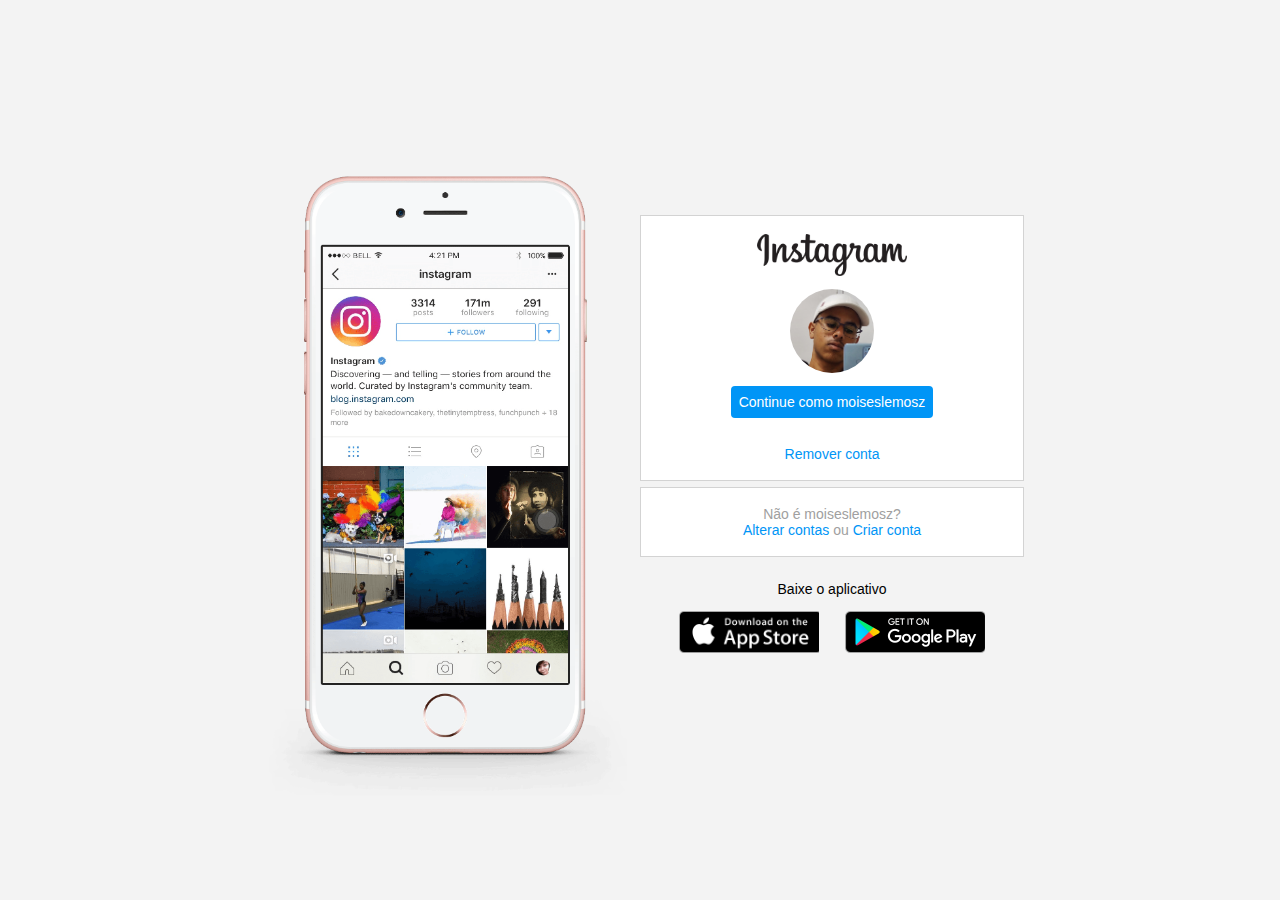
<file: index.html>
<!DOCTYPE html>

<html lang="pt-br">

<head>

   <meta charset="UTF-8">

   <meta name="viewport" content="width=device-width, initial-scale=1.0">

   <link rel="stylesheet" href="style.css">

   <title>Página Instagram</title>

</head>

<body>

   <div class="instagram-wrapper">

       <div class="instagram-iphone">

           <img src="./Page-Instagram/img/instagram-celular.png" alt="celular">

       </div>

       <div class="instagram-continue">

           <div class="group">

               <img src="./Page-Instagram/img/instagram-logo.png" class="instagram-logo" alt="instagram logo">

               <div class="foto-perfil">

                    <img src="./Page-Instagram/img/perfil-instagram.jpg" alt="foto de perfil">

               </div>

                <a href="https://instagram.com" class="instagram-login">Continue como moiseslemosz</a>

               <a href="#" class="instagram-logout">Remover conta</a>

           </div>

           <div class="group">

               <p class="not-account">Não é moiseslemosz?</p>

               <p class="not-account">

                   <a href="https://www.instagram.com/accounts/login/" class="link-blue">Alterar contas</a>

                    ou

                    <a class="link-blue" href="https://www.instagram.com/accounts/signup/email">Criar conta</a>

                </p>

           </div>

           <div class="get-the-app">

                <p class="get-app">Baixe o aplicativo</p>

                <div class="download">

                    <a href="https://apps.apple.com/br/app/instagram/id389801252" target="_blank" class="app-download"></a>

                    <a href="https://play.google.com/store/apps/details?id=com.instagram.android&hl=pt" target="_blank" class="app-download"></a>

                </div>

            </div>

        </div>

    </div>

</body>

</html>
</file>
<file: style.css>
* {

    padding: 0;

    margin: 0;

    box-sizing: border-box;

    text-decoration: none;

    font-family: sans-serif;

    font-size: 14px;

}

body {

    width: 100%;

    min-height: 100vh;

    background-color: rgb(243, 243, 243);

    margin: 0;

    padding: 0;

    display: flex;

    justify-content: center;

}

.instagram-wrapper {

    display: flex;

    align-items: center;

    justify-content: start;

    width: 60%;

    height: 100vh;

}

.instagram-iphone {

    display: flex;

    align-items: center;

    justify-content: center;

    width: 50%;

}

.instagram-iphone img {

    height: 50rem;

}

.instagram-continue {

    display: flex;

    align-items: center; /* horizontal */

    justify-content: space-around; /* vertical */

    flex-direction: column;

    width: 50%;

    min-height: 34rem;

}

.group {

    display: flex;

    justify-content: space-between;

    align-items: center;

    flex-direction: column;

    background-color: #ffffff;

    width: 100%;

    padding: 1.3rem 0;

    border: 1px solid lightgray;

}

.group:nth-child(1) {

    min-height: 19rem;

}

.instagram-logo {

    height: 3rem;

}

.foto-perfil {

    display: flex;

    justify-content: center;

    align-items: center;

    border-radius: 50%;

    overflow: hidden;

}

.foto-perfil img {

    height: 6rem;

}

.instagram-login {

    background-color: #0095f6;

    color: #ffffff;

    padding: 8px;

    border-radius: 4px;

}

.instagram-logout {

    color: #0095f6;

    margin-top: 1rem;

}

.not-account {

    color: rgb(160, 160, 160);

}

.link-blue {

    color: #0095f6;

}

.get-the-app {

    display: flex;

    flex-direction: column;

    align-items: center;

    justify-content: center;

    width: 100%;

    padding: 1.3rem 0;

}

.download {

    display: flex;

    width: 100%;

    justify-content: space-evenly;

    align-items: center;

    padding: 1rem;

}

.app-download {

    height: 3rem;

    width: 10rem;

    background-size: cover;

}

.app-download:nth-child(1) {

    background-image: url("./Page-Instagram/img/apple-button.png");

}

.app-download:nth-child(2) {

    background-image: url("./Page-Instagram/img/googleplay-button.png");

}

@media (max-width: 1024px) {

    .instagram-wrapper {

        width: 90%;

    }

}

@media (max-width: 650px) {

    body {

        background-color: #ffffff;

    }

    .instagram-wrapper {

        width: 90%;

    }

    .instagram-phone {

        display: none;

    }

    .instagram-continue {

        width: 100%;

    }

    

    .group {

        border: 1px solid transparent;

    }

}
</file>
